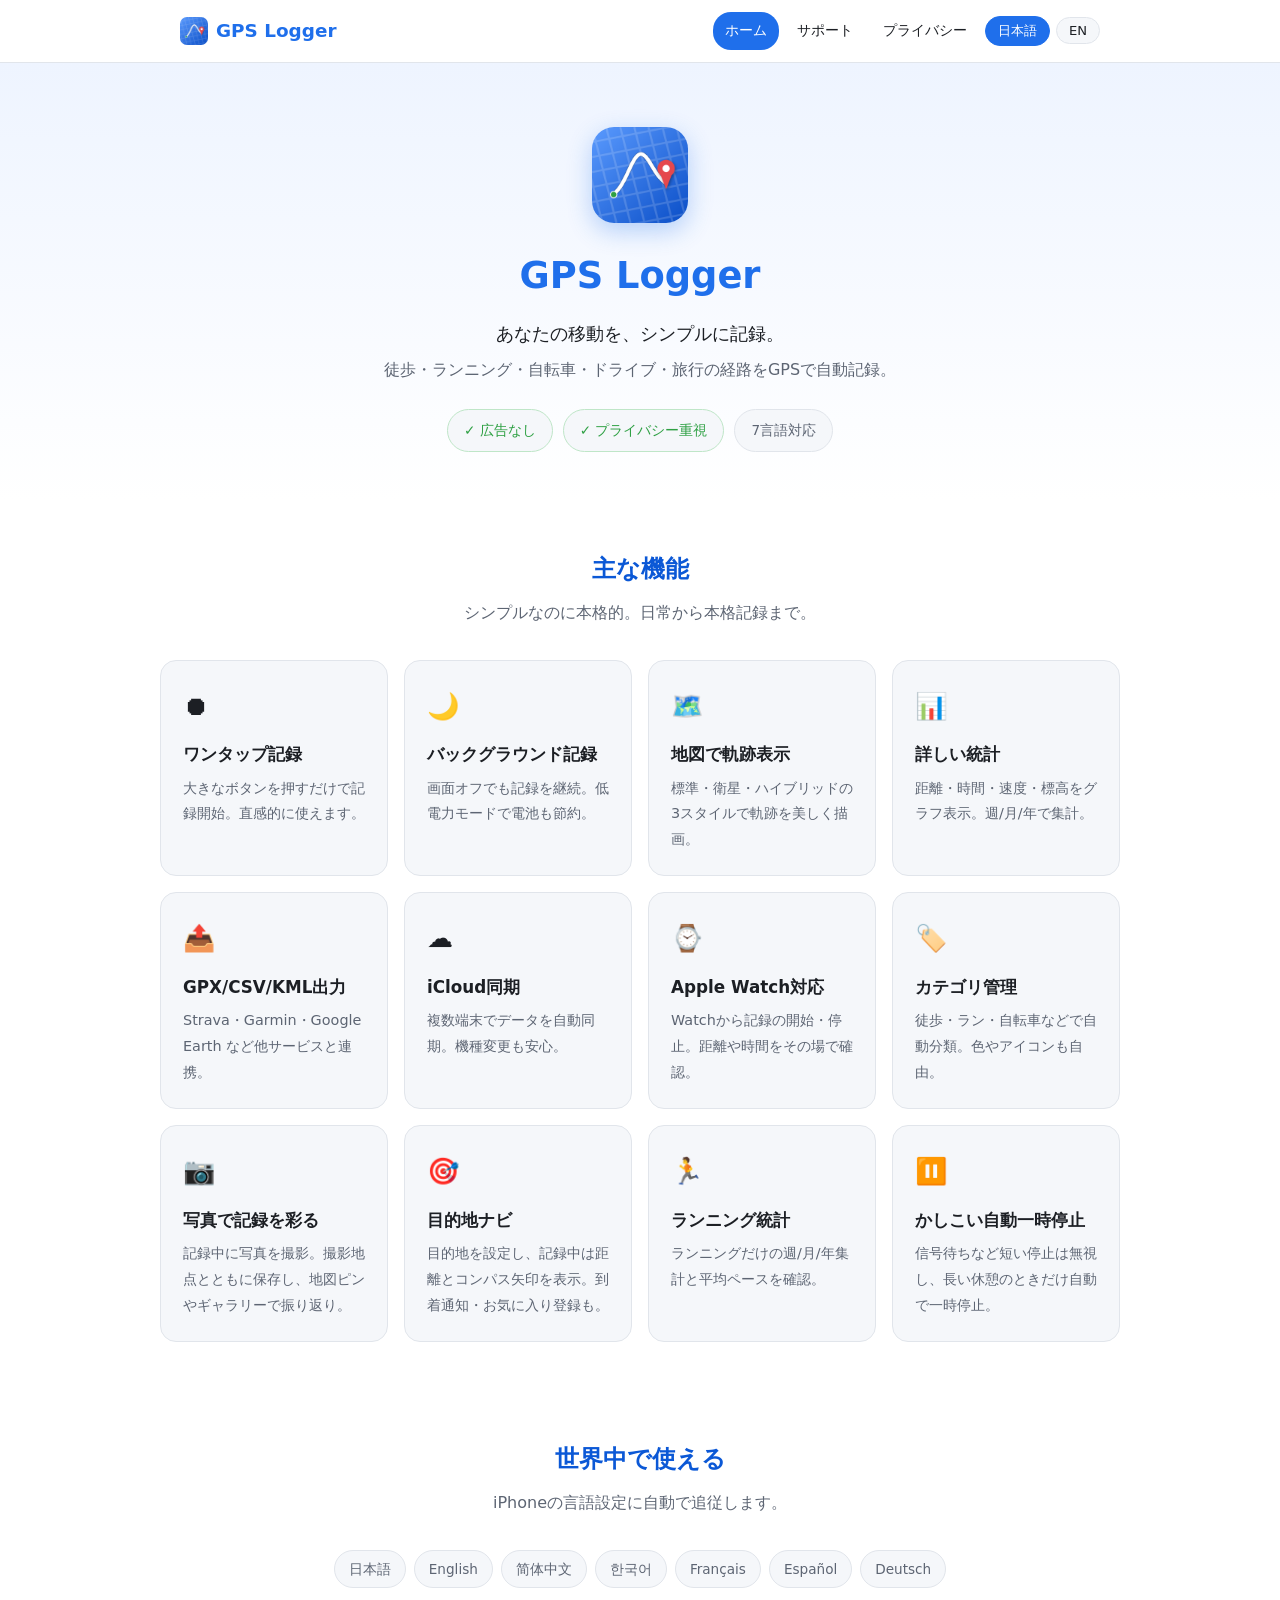
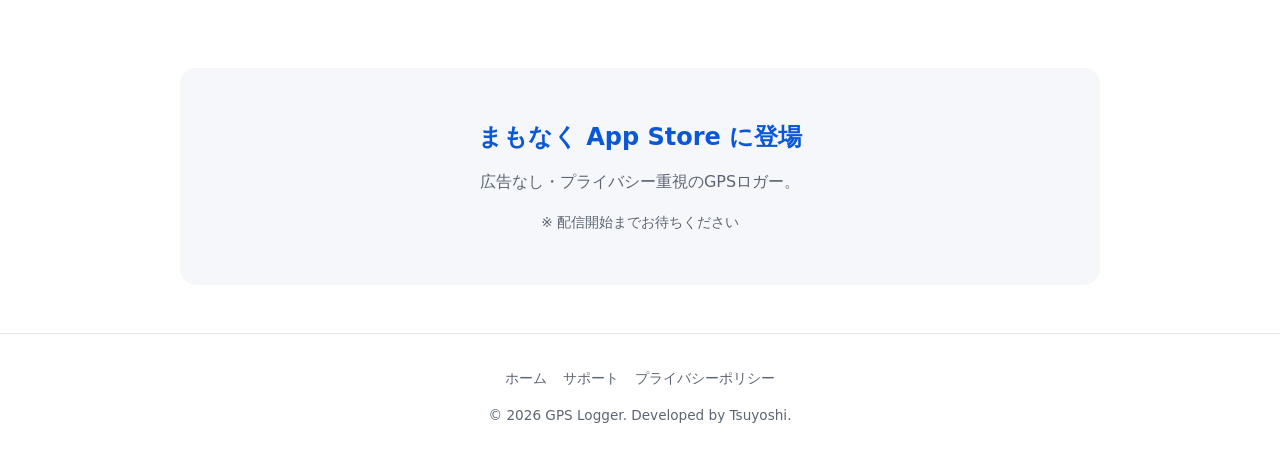
<file: index.html>
<!DOCTYPE html>
<html lang="ja">
<head>
<meta charset="UTF-8">
<meta name="viewport" content="width=device-width, initial-scale=1.0">
<title>GPS Logger – 広告なしの移動経路ロガー</title>
<meta name="description" content="広告なし・プライバシー重視のシンプルなGPSロガー。ワンタップで移動経路を記録し、地図で軌跡を確認。GPX/CSV/KMLエクスポート、iCloud同期、Apple Watch対応。">
<link rel="stylesheet" href="style.css">
</head>
<body>

<!-- ナビ -->
<nav class="nav">
  <div class="nav-inner">
    <a class="brand" href="index.html"><img class="logo" src="app-icon.png" alt="">GPS Logger</a>
    <div class="nav-links">
      <a href="index.html" class="active" data-ja="ホーム" data-en="Home">ホーム</a>
      <a href="support.html" data-ja="サポート" data-en="Support">サポート</a>
      <a href="privacy-policy.html" data-ja="プライバシー" data-en="Privacy">プライバシー</a>
      <button class="lang-btn active" id="b-ja" onclick="setLang('ja')">日本語</button>
      <button class="lang-btn" id="b-en" onclick="setLang('en')">EN</button>
    </div>
  </div>
</nav>

<!-- ヒーロー -->
<header class="hero">
  <img class="app-icon" src="app-icon.png" alt="GPS Logger">

  <h1>GPS Logger</h1>
  <p class="tagline"
     data-ja="あなたの移動を、シンプルに記録。"
     data-en="Record your journeys, simply.">あなたの移動を、シンプルに記録。</p>
  <p class="sub"
     data-ja="徒歩・ランニング・自転車・ドライブ・旅行の経路をGPSで自動記録。"
     data-en="Auto-record walking, running, cycling, driving & travel routes by GPS.">
     徒歩・ランニング・自転車・ドライブ・旅行の経路をGPSで自動記録。</p>
  <div class="badges">
    <span class="badge green" data-ja="✓ 広告なし" data-en="✓ No Ads">✓ 広告なし</span>
    <span class="badge green" data-ja="✓ プライバシー重視" data-en="✓ Privacy-first">✓ プライバシー重視</span>
    <span class="badge" data-ja="7言語対応" data-en="7 Languages">7言語対応</span>
  </div>
</header>

<!-- 機能 -->
<section class="section wrap">
  <h2 class="sec-title" data-ja="主な機能" data-en="Features">主な機能</h2>
  <p class="sec-lead"
     data-ja="シンプルなのに本格的。日常から本格記録まで。"
     data-en="Simple yet powerful — from daily walks to serious tracking.">
     シンプルなのに本格的。日常から本格記録まで。</p>
  <div class="features">
    <div class="feature"><div class="ico">⏺</div>
      <h3 data-ja="ワンタップ記録" data-en="One-Tap Recording">ワンタップ記録</h3>
      <p data-ja="大きなボタンを押すだけで記録開始。直感的に使えます。"
         data-en="Just press the big button to start. Simple and intuitive.">大きなボタンを押すだけで記録開始。直感的に使えます。</p></div>
    <div class="feature"><div class="ico">🌙</div>
      <h3 data-ja="バックグラウンド記録" data-en="Background Recording">バックグラウンド記録</h3>
      <p data-ja="画面オフでも記録を継続。低電力モードで電池も節約。"
         data-en="Keeps recording with the screen off. Power-saving mode included.">画面オフでも記録を継続。低電力モードで電池も節約。</p></div>
    <div class="feature"><div class="ico">🗺️</div>
      <h3 data-ja="地図で軌跡表示" data-en="Map Visualization">地図で軌跡表示</h3>
      <p data-ja="標準・衛星・ハイブリッドの3スタイルで軌跡を美しく描画。"
         data-en="Beautifully draws routes in Standard, Satellite & Hybrid styles.">標準・衛星・ハイブリッドの3スタイルで軌跡を美しく描画。</p></div>
    <div class="feature"><div class="ico">📊</div>
      <h3 data-ja="詳しい統計" data-en="Statistics">詳しい統計</h3>
      <p data-ja="距離・時間・速度・標高をグラフ表示。週/月/年で集計。"
         data-en="Distance, time, speed & elevation charts. Weekly/monthly/yearly.">距離・時間・速度・標高をグラフ表示。週/月/年で集計。</p></div>
    <div class="feature"><div class="ico">📤</div>
      <h3 data-ja="GPX/CSV/KML出力" data-en="GPX/CSV/KML Export">GPX/CSV/KML出力</h3>
      <p data-ja="Strava・Garmin・Google Earth など他サービスと連携。"
         data-en="Works with Strava, Garmin Connect, Google Earth & more.">Strava・Garmin・Google Earth など他サービスと連携。</p></div>
    <div class="feature"><div class="ico">☁️</div>
      <h3 data-ja="iCloud同期" data-en="iCloud Sync">iCloud同期</h3>
      <p data-ja="複数端末でデータを自動同期。機種変更も安心。"
         data-en="Auto-sync across devices. Switching phones is worry-free.">複数端末でデータを自動同期。機種変更も安心。</p></div>
    <div class="feature"><div class="ico">⌚</div>
      <h3 data-ja="Apple Watch対応" data-en="Apple Watch">Apple Watch対応</h3>
      <p data-ja="Watchから記録の開始・停止。距離や時間をその場で確認。"
         data-en="Start/stop from your wrist and check stats on the go.">Watchから記録の開始・停止。距離や時間をその場で確認。</p></div>
    <div class="feature"><div class="ico">🏷️</div>
      <h3 data-ja="カテゴリ管理" data-en="Categories">カテゴリ管理</h3>
      <p data-ja="徒歩・ラン・自転車などで自動分類。色やアイコンも自由。"
         data-en="Auto-organize by activity. Customize colors & icons.">徒歩・ラン・自転車などで自動分類。色やアイコンも自由。</p></div>
    <div class="feature"><div class="ico">📷</div>
      <h3 data-ja="写真で記録を彩る" data-en="Capture Photos">写真で記録を彩る</h3>
      <p data-ja="記録中に写真を撮影。撮影地点とともに保存し、地図ピンやギャラリーで振り返り。"
         data-en="Take photos while recording. Saved with location and shown as map pins & a gallery.">記録中に写真を撮影。撮影地点とともに保存し、地図ピンやギャラリーで振り返り。</p></div>
    <div class="feature"><div class="ico">🎯</div>
      <h3 data-ja="目的地ナビ" data-en="Destination Guidance">目的地ナビ</h3>
      <p data-ja="目的地を設定し、記録中は距離とコンパス矢印を表示。到着通知・お気に入り登録も。"
         data-en="Set a destination and see distance & a compass arrow while recording. Arrival alerts & favorites.">目的地を設定し、記録中は距離とコンパス矢印を表示。到着通知・お気に入り登録も。</p></div>
    <div class="feature"><div class="ico">🏃</div>
      <h3 data-ja="ランニング統計" data-en="Running Stats">ランニング統計</h3>
      <p data-ja="ランニングだけの週/月/年集計と平均ペースを確認。"
         data-en="Weekly/monthly/yearly summaries and average pace for running.">ランニングだけの週/月/年集計と平均ペースを確認。</p></div>
    <div class="feature"><div class="ico">⏸️</div>
      <h3 data-ja="かしこい自動一時停止" data-en="Smart Auto-Pause">かしこい自動一時停止</h3>
      <p data-ja="信号待ちなど短い停止は無視し、長い休憩のときだけ自動で一時停止。"
         data-en="Ignores brief stops like traffic lights, pausing only for longer breaks.">信号待ちなど短い停止は無視し、長い休憩のときだけ自動で一時停止。</p></div>
  </div>
</section>

<!-- 言語 -->
<section class="section wrap" style="text-align:center;">
  <h2 class="sec-title" data-ja="世界中で使える" data-en="Works Worldwide">世界中で使える</h2>
  <p class="sec-lead"
     data-ja="iPhoneの言語設定に自動で追従します。"
     data-en="Automatically follows your iPhone's language setting.">iPhoneの言語設定に自動で追従します。</p>
  <div class="langs">
    <span class="lang-chip">日本語</span>
    <span class="lang-chip">English</span>
    <span class="lang-chip">简体中文</span>
    <span class="lang-chip">한국어</span>
    <span class="lang-chip">Français</span>
    <span class="lang-chip">Español</span>
    <span class="lang-chip">Deutsch</span>
  </div>
</section>

<!-- CTA -->
<div class="wrap">
  <div class="cta">
    <h2 class="sec-title" data-ja="まもなく App Store に登場" data-en="Coming soon to the App Store">まもなく App Store に登場</h2>
    <p class="sec-lead" style="margin-bottom:0;"
       data-ja="広告なし・プライバシー重視のGPSロガー。"
       data-en="An ad-free, privacy-first GPS logger.">広告なし・プライバシー重視のGPSロガー。</p>
    <span class="note-soon" data-ja="※ 配信開始までお待ちください" data-en="* Stay tuned for the release">※ 配信開始までお待ちください</span>
  </div>
</div>

<!-- フッター -->
<footer>
  <div class="flinks">
    <a href="index.html" data-ja="ホーム" data-en="Home">ホーム</a>
    <a href="support.html" data-ja="サポート" data-en="Support">サポート</a>
    <a href="privacy-policy.html" data-ja="プライバシーポリシー" data-en="Privacy Policy">プライバシーポリシー</a>
  </div>
  <p>&copy; 2026 GPS Logger. Developed by Tsuyoshi.</p>
</footer>

<script src="lang.js"></script>
</body>
</html>
</file>
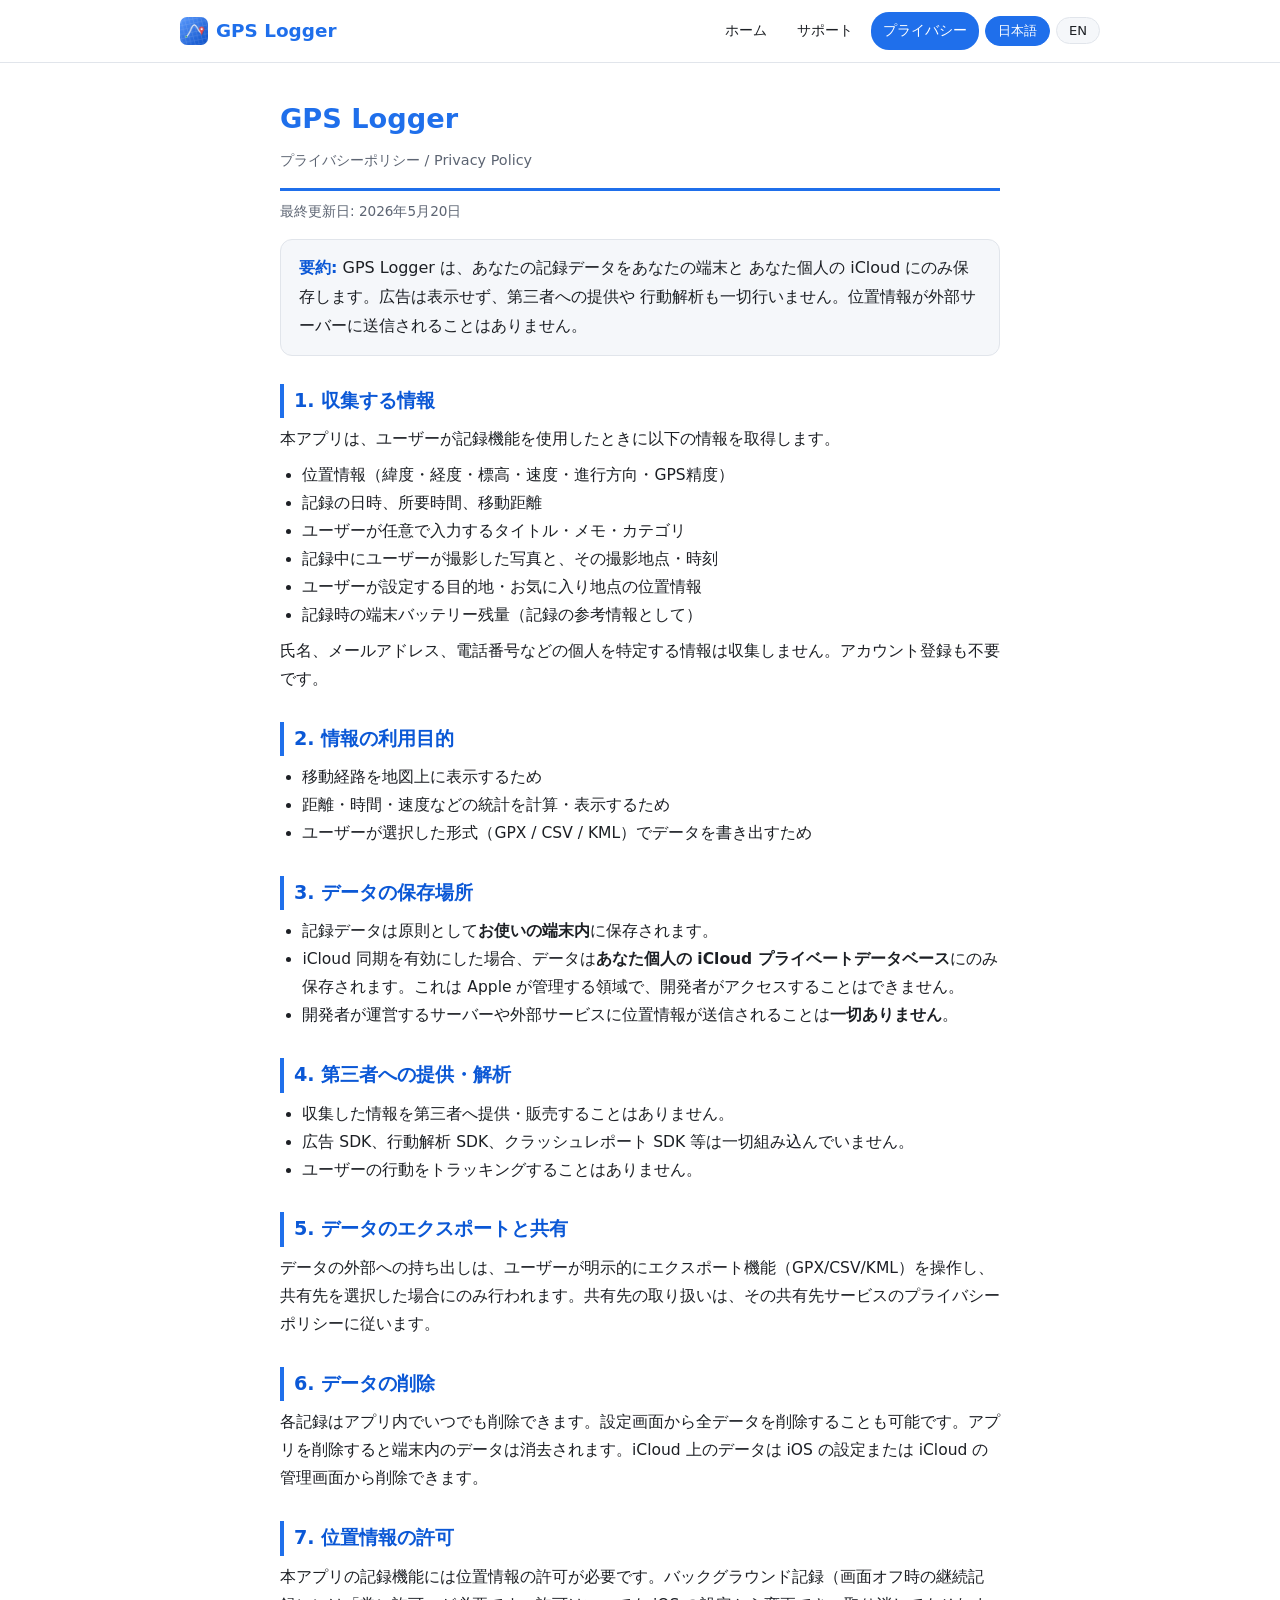
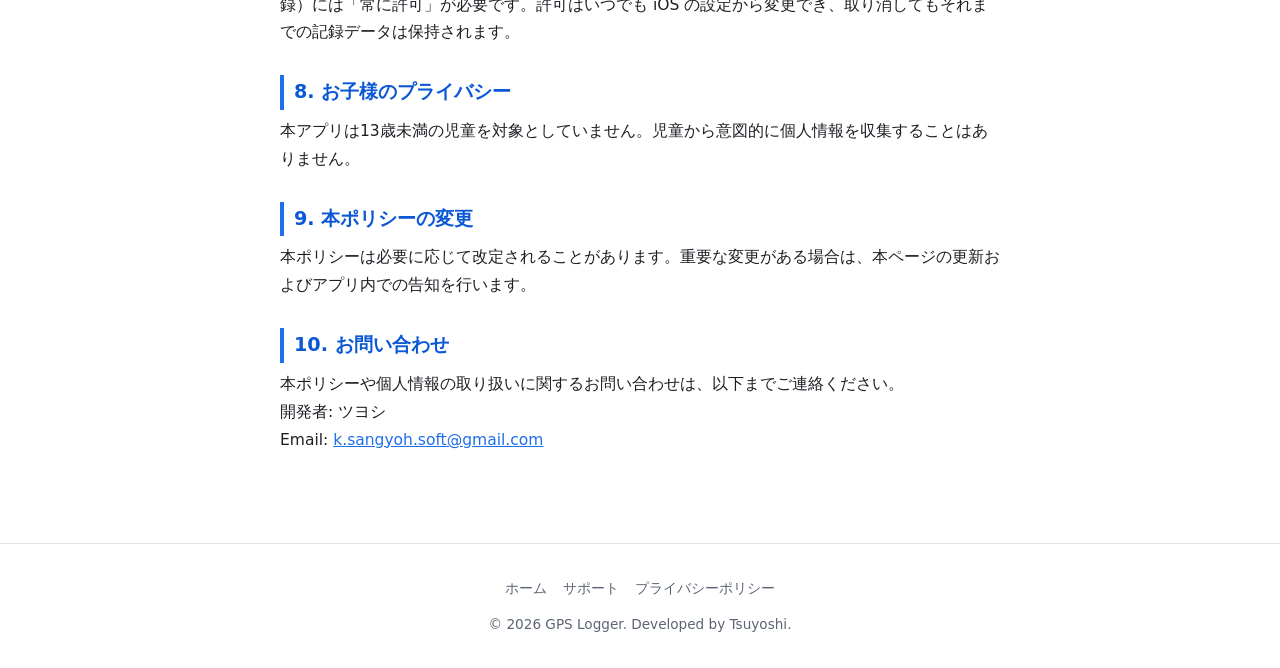
<file: privacy-policy.html>
<!DOCTYPE html>
<html lang="ja">
<head>
<meta charset="UTF-8">
<meta name="viewport" content="width=device-width, initial-scale=1.0">
<title>GPS Logger – プライバシーポリシー / Privacy Policy</title>
<meta name="description" content="GPS Logger のプライバシーポリシー。位置情報の扱い・データの保存場所・第三者提供の有無を明記。">
<link rel="stylesheet" href="style.css">
</head>
<body>

<nav class="nav">
  <div class="nav-inner">
    <a class="brand" href="index.html"><img class="logo" src="app-icon.png" alt="">GPS Logger</a>
    <div class="nav-links">
      <a href="index.html" data-ja="ホーム" data-en="Home">ホーム</a>
      <a href="support.html" data-ja="サポート" data-en="Support">サポート</a>
      <a href="privacy-policy.html" class="active" data-ja="プライバシー" data-en="Privacy">プライバシー</a>
      <button class="lang-btn active" id="b-ja" onclick="setLang('ja')">日本語</button>
      <button class="lang-btn" id="b-en" onclick="setLang('en')">EN</button>
    </div>
  </div>
</nav>

<div class="wrap" style="padding-top:32px; padding-bottom:40px; max-width:760px;">
  <h1 style="color:var(--brand); font-size:1.7rem; margin-bottom:4px;">GPS Logger</h1>
  <p style="color:var(--sub); font-size:.9rem;">プライバシーポリシー / Privacy Policy</p>
  <hr style="border:none; border-top:3px solid var(--brand); margin:14px 0 8px;">

  <!-- 日本語 -->
  <section id="ja" class="doc-body">
    <p style="color:var(--sub); font-size:.85rem;">最終更新日: 2026年5月20日</p>
    <div class="highlight">
      <strong>要約:</strong> GPS Logger は、あなたの記録データをあなたの端末と
      あなた個人の iCloud にのみ保存します。広告は表示せず、第三者への提供や
      行動解析も一切行いません。位置情報が外部サーバーに送信されることはありません。
    </div>

    <h2 class="doc">1. 収集する情報</h2>
    <p>本アプリは、ユーザーが記録機能を使用したときに以下の情報を取得します。</p>
    <ul>
      <li>位置情報（緯度・経度・標高・速度・進行方向・GPS精度）</li>
      <li>記録の日時、所要時間、移動距離</li>
      <li>ユーザーが任意で入力するタイトル・メモ・カテゴリ</li>
      <li>記録中にユーザーが撮影した写真と、その撮影地点・時刻</li>
      <li>ユーザーが設定する目的地・お気に入り地点の位置情報</li>
      <li>記録時の端末バッテリー残量（記録の参考情報として）</li>
    </ul>
    <p>氏名、メールアドレス、電話番号などの個人を特定する情報は収集しません。アカウント登録も不要です。</p>

    <h2 class="doc">2. 情報の利用目的</h2>
    <ul>
      <li>移動経路を地図上に表示するため</li>
      <li>距離・時間・速度などの統計を計算・表示するため</li>
      <li>ユーザーが選択した形式（GPX / CSV / KML）でデータを書き出すため</li>
    </ul>

    <h2 class="doc">3. データの保存場所</h2>
    <ul>
      <li>記録データは原則として<strong>お使いの端末内</strong>に保存されます。</li>
      <li>iCloud 同期を有効にした場合、データは<strong>あなた個人の iCloud プライベートデータベース</strong>にのみ保存されます。これは Apple が管理する領域で、開発者がアクセスすることはできません。</li>
      <li>開発者が運営するサーバーや外部サービスに位置情報が送信されることは<strong>一切ありません</strong>。</li>
    </ul>

    <h2 class="doc">4. 第三者への提供・解析</h2>
    <ul>
      <li>収集した情報を第三者へ提供・販売することはありません。</li>
      <li>広告 SDK、行動解析 SDK、クラッシュレポート SDK 等は一切組み込んでいません。</li>
      <li>ユーザーの行動をトラッキングすることはありません。</li>
    </ul>

    <h2 class="doc">5. データのエクスポートと共有</h2>
    <p>データの外部への持ち出しは、ユーザーが明示的にエクスポート機能（GPX/CSV/KML）を操作し、共有先を選択した場合にのみ行われます。共有先の取り扱いは、その共有先サービスのプライバシーポリシーに従います。</p>

    <h2 class="doc">6. データの削除</h2>
    <p>各記録はアプリ内でいつでも削除できます。設定画面から全データを削除することも可能です。アプリを削除すると端末内のデータは消去されます。iCloud 上のデータは iOS の設定または iCloud の管理画面から削除できます。</p>

    <h2 class="doc">7. 位置情報の許可</h2>
    <p>本アプリの記録機能には位置情報の許可が必要です。バックグラウンド記録（画面オフ時の継続記録）には「常に許可」が必要です。許可はいつでも iOS の設定から変更でき、取り消してもそれまでの記録データは保持されます。</p>

    <h2 class="doc">8. お子様のプライバシー</h2>
    <p>本アプリは13歳未満の児童を対象としていません。児童から意図的に個人情報を収集することはありません。</p>

    <h2 class="doc">9. 本ポリシーの変更</h2>
    <p>本ポリシーは必要に応じて改定されることがあります。重要な変更がある場合は、本ページの更新およびアプリ内での告知を行います。</p>

    <h2 class="doc">10. お問い合わせ</h2>
    <p>本ポリシーや個人情報の取り扱いに関するお問い合わせは、以下までご連絡ください。</p>
    <p>開発者: ツヨシ<br>Email: <a href="mailto:k.sangyoh.soft@gmail.com">k.sangyoh.soft@gmail.com</a></p>
  </section>

  <!-- English -->
  <section id="en" class="doc-body hidden">
    <p style="color:var(--sub); font-size:.85rem;">Last updated: May 20, 2026</p>
    <div class="highlight">
      <strong>Summary:</strong> GPS Logger stores your recorded data only on your
      device and in your personal iCloud account. It shows no ads, shares nothing
      with third parties, and performs no behavioral analytics. Your location data
      is never sent to any external server.
    </div>

    <h2 class="doc">1. Information We Collect</h2>
    <p>This app collects the following only when you use the recording feature:</p>
    <ul>
      <li>Location data (latitude, longitude, altitude, speed, heading, GPS accuracy)</li>
      <li>Date/time, duration, and distance of each recording</li>
      <li>Title, memo, and category that you optionally enter</li>
      <li>Photos you take while recording, with their capture location and time</li>
      <li>Destination and favorite-place locations that you set</li>
      <li>Device battery level at the time of recording (as reference data)</li>
    </ul>
    <p>We do not collect personally identifiable information such as your name, email, or phone number. No account is required.</p>

    <h2 class="doc">2. How We Use the Information</h2>
    <ul>
      <li>To display your route on a map</li>
      <li>To calculate and show statistics such as distance, time, and speed</li>
      <li>To export your data in the format you choose (GPX / CSV / KML)</li>
    </ul>

    <h2 class="doc">3. Where Your Data Is Stored</h2>
    <ul>
      <li>Your recorded data is stored <strong>on your device</strong> by default.</li>
      <li>If you enable iCloud Sync, data is stored only in <strong>your personal iCloud private database</strong>, an area managed by Apple that the developer cannot access.</li>
      <li>Your location data is <strong>never</strong> sent to any server operated by the developer or any external service.</li>
    </ul>

    <h2 class="doc">4. Third Parties &amp; Analytics</h2>
    <ul>
      <li>We do not provide or sell your information to any third party.</li>
      <li>We do not embed any advertising, analytics, or crash-reporting SDKs.</li>
      <li>We do not track your behavior.</li>
    </ul>

    <h2 class="doc">5. Data Export &amp; Sharing</h2>
    <p>Data leaves the app only when you explicitly use the export feature (GPX/CSV/KML) and select a destination. Handling of shared data is governed by that destination service's privacy policy.</p>

    <h2 class="doc">6. Data Deletion</h2>
    <p>You can delete any recording at any time, and delete all data from settings. Deleting the app removes the data on your device. iCloud data can be removed via iOS Settings or iCloud management.</p>

    <h2 class="doc">7. Location Permission</h2>
    <p>The recording feature requires location permission. Background recording requires the "Always" permission. You can change permissions anytime in iOS Settings; revoking does not delete previously recorded data.</p>

    <h2 class="doc">8. Children's Privacy</h2>
    <p>This app is not directed to children under 13. We do not knowingly collect personal information from children.</p>

    <h2 class="doc">9. Changes to This Policy</h2>
    <p>This policy may be updated as needed. For significant changes, we will update this page and notify users within the app.</p>

    <h2 class="doc">10. Contact</h2>
    <p>For questions about this policy, please contact us:</p>
    <p>Developer: Tsuyoshi<br>Email: <a href="mailto:k.sangyoh.soft@gmail.com">k.sangyoh.soft@gmail.com</a></p>
  </section>
</div>

<footer>
  <div class="flinks">
    <a href="index.html" data-ja="ホーム" data-en="Home">ホーム</a>
    <a href="support.html" data-ja="サポート" data-en="Support">サポート</a>
    <a href="privacy-policy.html" data-ja="プライバシーポリシー" data-en="Privacy Policy">プライバシーポリシー</a>
  </div>
  <p>&copy; 2026 GPS Logger. Developed by Tsuyoshi.</p>
</footer>

<script src="lang.js"></script>
</body>
</html>
</file>
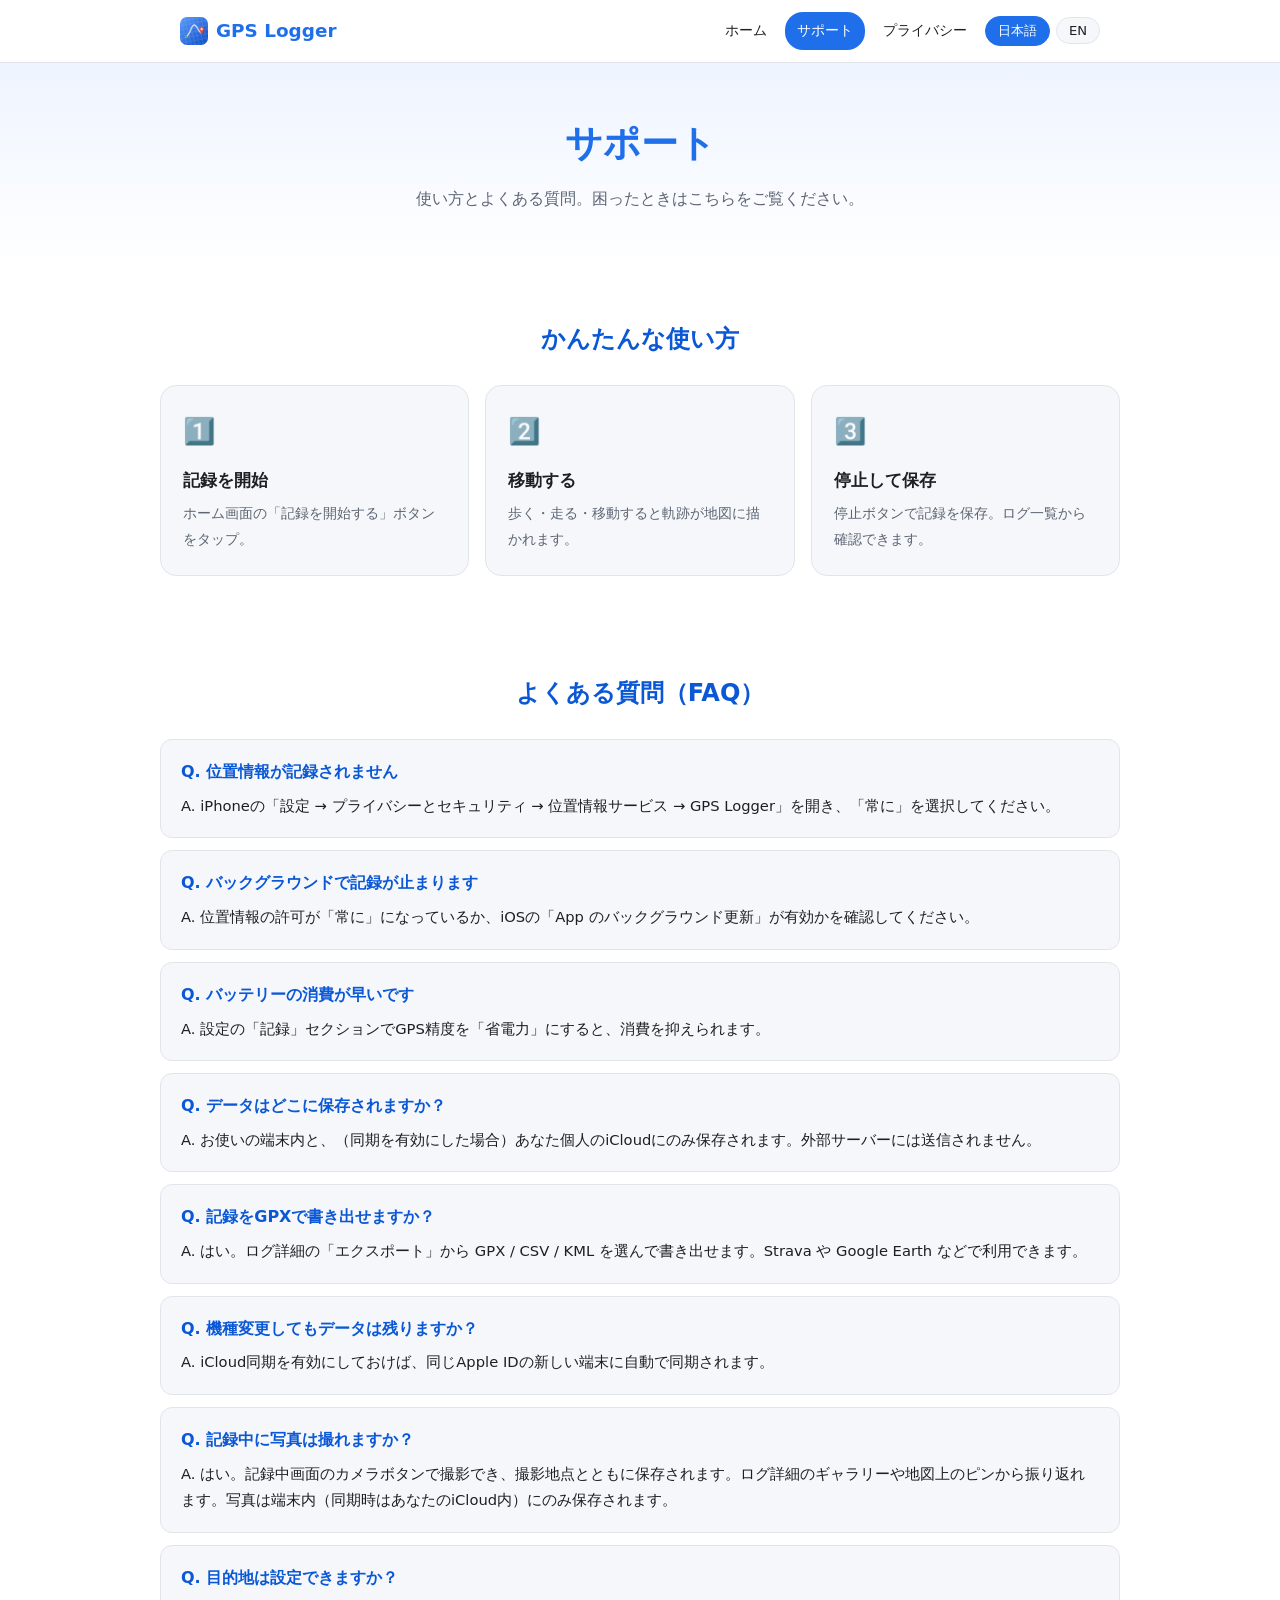
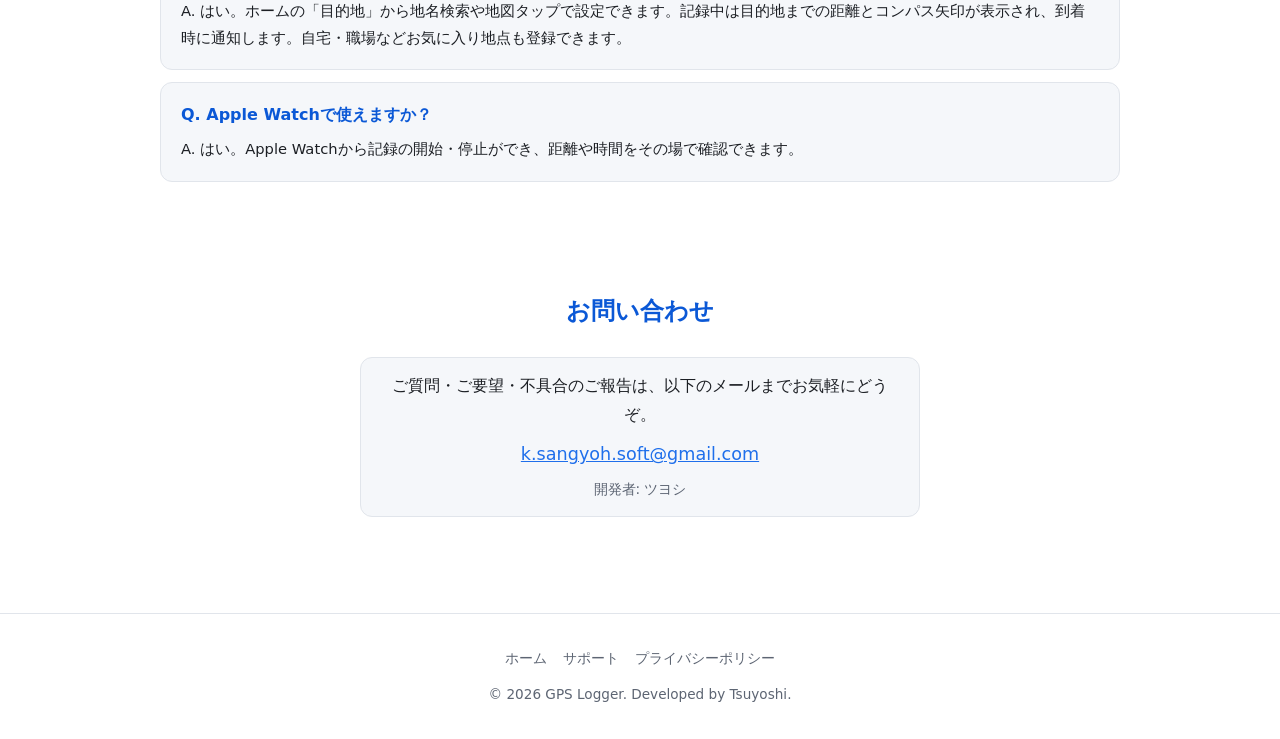
<file: support.html>
<!DOCTYPE html>
<html lang="ja">
<head>
<meta charset="UTF-8">
<meta name="viewport" content="width=device-width, initial-scale=1.0">
<title>GPS Logger – サポート / Support</title>
<meta name="description" content="GPS Logger のサポートページ。よくある質問（FAQ）、使い方、お問い合わせ先を掲載。">
<link rel="stylesheet" href="style.css">
</head>
<body>

<nav class="nav">
  <div class="nav-inner">
    <a class="brand" href="index.html"><img class="logo" src="app-icon.png" alt="">GPS Logger</a>
    <div class="nav-links">
      <a href="index.html" data-ja="ホーム" data-en="Home">ホーム</a>
      <a href="support.html" class="active" data-ja="サポート" data-en="Support">サポート</a>
      <a href="privacy-policy.html" data-ja="プライバシー" data-en="Privacy">プライバシー</a>
      <button class="lang-btn active" id="b-ja" onclick="setLang('ja')">日本語</button>
      <button class="lang-btn" id="b-en" onclick="setLang('en')">EN</button>
    </div>
  </div>
</nav>

<header class="hero" style="padding:48px 20px 32px;">
  <h1 data-ja="サポート" data-en="Support">サポート</h1>
  <p class="sub"
     data-ja="使い方とよくある質問。困ったときはこちらをご覧ください。"
     data-en="How-to and FAQ. Check here if you need help.">使い方とよくある質問。困ったときはこちらをご覧ください。</p>
</header>

<!-- 使い方 -->
<section class="section wrap">
  <h2 class="sec-title" data-ja="かんたんな使い方" data-en="Quick Start">かんたんな使い方</h2>
  <div class="features" style="margin-top:24px;">
    <div class="feature"><div class="ico">1️⃣</div>
      <h3 data-ja="記録を開始" data-en="Start Recording">記録を開始</h3>
      <p data-ja="ホーム画面の「記録を開始する」ボタンをタップ。"
         data-en="Tap the 'Start Recording' button on the home screen.">ホーム画面の「記録を開始する」ボタンをタップ。</p></div>
    <div class="feature"><div class="ico">2️⃣</div>
      <h3 data-ja="移動する" data-en="Move">移動する</h3>
      <p data-ja="歩く・走る・移動すると軌跡が地図に描かれます。"
         data-en="As you move, your route is drawn on the map in real time.">歩く・走る・移動すると軌跡が地図に描かれます。</p></div>
    <div class="feature"><div class="ico">3️⃣</div>
      <h3 data-ja="停止して保存" data-en="Stop & Save">停止して保存</h3>
      <p data-ja="停止ボタンで記録を保存。ログ一覧から確認できます。"
         data-en="Stop to save. View it anytime in the log list.">停止ボタンで記録を保存。ログ一覧から確認できます。</p></div>
  </div>
</section>

<!-- FAQ -->
<section class="section wrap">
  <h2 class="sec-title" data-ja="よくある質問（FAQ）" data-en="FAQ">よくある質問（FAQ）</h2>
  <div style="margin-top:24px;">

    <div class="faq-item">
      <h3 data-ja="Q. 位置情報が記録されません" data-en="Q. Location is not recording">Q. 位置情報が記録されません</h3>
      <p data-ja="A. iPhoneの「設定 → プライバシーとセキュリティ → 位置情報サービス → GPS Logger」を開き、「常に」を選択してください。"
         data-en="A. Go to iPhone Settings → Privacy & Security → Location Services → GPS Logger, and select 'Always'.">A. iPhoneの「設定 → プライバシーとセキュリティ → 位置情報サービス → GPS Logger」を開き、「常に」を選択してください。</p>
    </div>

    <div class="faq-item">
      <h3 data-ja="Q. バックグラウンドで記録が止まります" data-en="Q. Recording stops in the background">Q. バックグラウンドで記録が止まります</h3>
      <p data-ja="A. 位置情報の許可が「常に」になっているか、iOSの「App のバックグラウンド更新」が有効かを確認してください。"
         data-en="A. Make sure location permission is set to 'Always' and that iOS Background App Refresh is enabled for GPS Logger.">A. 位置情報の許可が「常に」になっているか、iOSの「App のバックグラウンド更新」が有効かを確認してください。</p>
    </div>

    <div class="faq-item">
      <h3 data-ja="Q. バッテリーの消費が早いです" data-en="Q. Battery drains quickly">Q. バッテリーの消費が早いです</h3>
      <p data-ja="A. 設定の「記録」セクションでGPS精度を「省電力」にすると、消費を抑えられます。"
         data-en="A. In Settings → Recording, set GPS Accuracy to 'Power Saving' to reduce battery usage.">A. 設定の「記録」セクションでGPS精度を「省電力」にすると、消費を抑えられます。</p>
    </div>

    <div class="faq-item">
      <h3 data-ja="Q. データはどこに保存されますか？" data-en="Q. Where is my data stored?">Q. データはどこに保存されますか？</h3>
      <p data-ja="A. お使いの端末内と、（同期を有効にした場合）あなた個人のiCloudにのみ保存されます。外部サーバーには送信されません。"
         data-en="A. Only on your device and (if sync is enabled) in your personal iCloud. Nothing is sent to external servers.">A. お使いの端末内と、（同期を有効にした場合）あなた個人のiCloudにのみ保存されます。外部サーバーには送信されません。</p>
    </div>

    <div class="faq-item">
      <h3 data-ja="Q. 記録をGPXで書き出せますか？" data-en="Q. Can I export as GPX?">Q. 記録をGPXで書き出せますか？</h3>
      <p data-ja="A. はい。ログ詳細の「エクスポート」から GPX / CSV / KML を選んで書き出せます。Strava や Google Earth などで利用できます。"
         data-en="A. Yes. From a log's 'Export' menu, choose GPX / CSV / KML. Use them with Strava, Google Earth, and more.">A. はい。ログ詳細の「エクスポート」から GPX / CSV / KML を選んで書き出せます。Strava や Google Earth などで利用できます。</p>
    </div>

    <div class="faq-item">
      <h3 data-ja="Q. 機種変更してもデータは残りますか？" data-en="Q. Will my data survive a device change?">Q. 機種変更してもデータは残りますか？</h3>
      <p data-ja="A. iCloud同期を有効にしておけば、同じApple IDの新しい端末に自動で同期されます。"
         data-en="A. If iCloud Sync is enabled, your data automatically syncs to a new device with the same Apple ID.">A. iCloud同期を有効にしておけば、同じApple IDの新しい端末に自動で同期されます。</p>
    </div>

    <div class="faq-item">
      <h3 data-ja="Q. 記録中に写真は撮れますか？" data-en="Q. Can I take photos while recording?">Q. 記録中に写真は撮れますか？</h3>
      <p data-ja="A. はい。記録中画面のカメラボタンで撮影でき、撮影地点とともに保存されます。ログ詳細のギャラリーや地図上のピンから振り返れます。写真は端末内（同期時はあなたのiCloud内）にのみ保存されます。"
         data-en="A. Yes. Use the camera button on the recording screen. Photos are saved with their location and can be viewed in the log's gallery or as map pins. They are stored only on your device (and your iCloud if sync is on).">A. はい。記録中画面のカメラボタンで撮影でき、撮影地点とともに保存されます。ログ詳細のギャラリーや地図上のピンから振り返れます。</p>
    </div>

    <div class="faq-item">
      <h3 data-ja="Q. 目的地は設定できますか？" data-en="Q. Can I set a destination?">Q. 目的地は設定できますか？</h3>
      <p data-ja="A. はい。ホームの「目的地」から地名検索や地図タップで設定できます。記録中は目的地までの距離とコンパス矢印が表示され、到着時に通知します。自宅・職場などお気に入り地点も登録できます。"
         data-en="A. Yes. Set one from the 'Destination' bar on the home screen via search or by tapping the map. While recording you'll see the distance and a compass arrow, with an arrival notification. You can also save favorite places.">A. はい。ホームの「目的地」から地名検索や地図タップで設定できます。記録中は距離とコンパス矢印が表示され、到着時に通知します。</p>
    </div>

    <div class="faq-item">
      <h3 data-ja="Q. Apple Watchで使えますか？" data-en="Q. Does it work with Apple Watch?">Q. Apple Watchで使えますか？</h3>
      <p data-ja="A. はい。Apple Watchから記録の開始・停止ができ、距離や時間をその場で確認できます。"
         data-en="A. Yes. You can start/stop recording from your Apple Watch and check distance and time on the go.">A. はい。Apple Watchから記録の開始・停止ができ、距離や時間をその場で確認できます。</p>
    </div>

  </div>
</section>

<!-- お問い合わせ -->
<section class="section wrap">
  <h2 class="sec-title" data-ja="お問い合わせ" data-en="Contact">お問い合わせ</h2>
  <div class="highlight" style="text-align:center; max-width:560px; margin:24px auto 0;">
    <p data-ja="ご質問・ご要望・不具合のご報告は、以下のメールまでお気軽にどうぞ。"
       data-en="For questions, requests, or bug reports, feel free to email us.">ご質問・ご要望・不具合のご報告は、以下のメールまでお気軽にどうぞ。</p>
    <p style="margin-top:10px; font-size:1.1rem;">
      <a href="mailto:k.sangyoh.soft@gmail.com">k.sangyoh.soft@gmail.com</a>
    </p>
    <p style="margin-top:6px; color:var(--sub); font-size:.85rem;"
       data-ja="開発者: ツヨシ" data-en="Developer: Tsuyoshi">開発者: ツヨシ</p>
  </div>
</section>

<footer>
  <div class="flinks">
    <a href="index.html" data-ja="ホーム" data-en="Home">ホーム</a>
    <a href="support.html" data-ja="サポート" data-en="Support">サポート</a>
    <a href="privacy-policy.html" data-ja="プライバシーポリシー" data-en="Privacy Policy">プライバシーポリシー</a>
  </div>
  <p>&copy; 2026 GPS Logger. Developed by Tsuyoshi.</p>
</footer>

<script src="lang.js"></script>
</body>
</html>
</file>
<file: style.css>
/* GPS Logger 公式サイト 共通スタイル */
:root{
  --brand:#1F6FEB; --dark:#0B58D6; --accent:#2EA043;
  --warn:#F59F00; --danger:#E5484D;
  --text:#1c1f24; --sub:#5d6573;
  --bg:#ffffff; --card:#f5f7fa; --border:#e1e5eb;
  --radius:16px;
}
*{box-sizing:border-box; margin:0; padding:0;}
html{scroll-behavior:smooth;}
body{
  font-family:-apple-system,"Hiragino Kaku Gothic ProN","Yu Gothic",
              "Meiryo",system-ui,sans-serif;
  color:var(--text); background:var(--bg); line-height:1.8;
}

/* ── ヘッダー / ナビ ── */
.nav{
  position:sticky; top:0; z-index:50;
  background:rgba(255,255,255,0.92); backdrop-filter:blur(10px);
  border-bottom:1px solid var(--border);
}
.nav-inner{
  max-width:960px; margin:0 auto; padding:12px 20px;
  display:flex; align-items:center; justify-content:space-between; gap:12px;
}
.brand{display:flex; align-items:center; gap:8px; text-decoration:none; color:var(--brand); font-weight:700; font-size:1.15rem;}
.brand .logo{width:28px; height:28px; border-radius:7px; background:linear-gradient(135deg,#1F6FEB,#5B9BFF); display:flex; align-items:center; justify-content:center; color:#fff; font-size:14px;}
.nav-links{display:flex; gap:6px; align-items:center; flex-wrap:wrap;}
.nav-links a{
  text-decoration:none; color:var(--text); font-size:.9rem;
  padding:6px 12px; border-radius:18px;
}
.nav-links a:hover{background:var(--card);}
.nav-links a.active{background:var(--brand); color:#fff;}
.lang-btn{
  border:1px solid var(--border); background:var(--card); color:var(--text);
  padding:5px 12px; border-radius:18px; cursor:pointer; font-size:.82rem; font-family:inherit;
}
.lang-btn.active{background:var(--brand); color:#fff; border-color:var(--brand);}

/* ── コンテナ ── */
.wrap{max-width:960px; margin:0 auto; padding:0 20px;}
.section{padding:48px 0;}

/* ── ヒーロー ── */
.hero{
  text-align:center; padding:64px 20px 48px;
  background:linear-gradient(180deg,#eef4ff 0%, #ffffff 100%);
}
.hero .app-icon{
  width:96px; height:96px; border-radius:22px; margin:0 auto 20px;
  background:linear-gradient(135deg,#1F6FEB,#5B9BFF);
  display:flex; align-items:center; justify-content:center;
  font-size:46px; box-shadow:0 8px 24px rgba(31,111,235,.3);
}
.hero h1{font-size:2.3rem; color:var(--brand); margin-bottom:8px;}
.hero .tagline{font-size:1.15rem; color:var(--text); margin-bottom:6px;}
.hero .sub{color:var(--sub); margin-bottom:24px;}
.badges{display:flex; gap:10px; justify-content:center; flex-wrap:wrap;}
.badge{
  display:inline-flex; align-items:center; gap:6px;
  background:var(--card); border:1px solid var(--border);
  padding:8px 16px; border-radius:24px; font-size:.85rem; color:var(--sub);
}
.badge.green{color:var(--accent); border-color:#bfe6c8;}

/* ── 見出し ── */
h2.sec-title{
  font-size:1.5rem; color:var(--dark); text-align:center; margin-bottom:8px;
}
.sec-lead{text-align:center; color:var(--sub); margin-bottom:32px;}

/* ── 機能グリッド ── */
.features{
  display:grid; grid-template-columns:repeat(auto-fit,minmax(220px,1fr)); gap:16px;
}
.feature{
  background:var(--card); border:1px solid var(--border);
  border-radius:var(--radius); padding:22px;
}
.feature .ico{font-size:26px; margin-bottom:10px;}
.feature h3{font-size:1.05rem; margin-bottom:6px; color:var(--text);}
.feature p{font-size:.9rem; color:var(--sub);}

/* ── 言語チップ ── */
.langs{display:flex; gap:8px; justify-content:center; flex-wrap:wrap; margin-top:16px;}
.lang-chip{
  background:var(--card); border:1px solid var(--border);
  padding:6px 14px; border-radius:20px; font-size:.85rem; color:var(--sub);
}

/* ── CTA ── */
.cta{text-align:center; padding:48px 20px; background:var(--card); border-radius:var(--radius); margin:32px 0;}
.btn{
  display:inline-block; background:var(--brand); color:#fff; text-decoration:none;
  padding:14px 32px; border-radius:28px; font-weight:600; margin-top:12px;
}
.btn:hover{background:var(--dark);}
.note-soon{display:inline-block; margin-top:14px; color:var(--sub); font-size:.85rem;}

/* ── FAQ ── */
.faq-item{
  background:var(--card); border:1px solid var(--border);
  border-radius:12px; padding:18px 20px; margin-bottom:12px;
}
.faq-item h3{font-size:1rem; color:var(--dark); margin-bottom:6px;}
.faq-item p{font-size:.92rem; color:var(--text);}

/* ── 汎用 ── */
.highlight{
  background:var(--card); border:1px solid var(--border);
  border-radius:12px; padding:14px 18px; margin:16px 0;
}
.highlight strong{color:var(--dark);}
h2.doc{color:var(--dark); font-size:1.2rem; margin:28px 0 8px;
  border-left:4px solid var(--brand); padding-left:10px;}
.doc-body p, .doc-body li{font-size:.97rem;}
.doc-body ul{padding-left:1.4em; margin:8px 0;}
a{color:var(--brand);}

/* ── フッター ── */
footer{
  border-top:1px solid var(--border); margin-top:48px;
  padding:32px 20px; text-align:center; color:var(--sub); font-size:.85rem;
}
footer .flinks{display:flex; gap:16px; justify-content:center; margin-bottom:12px; flex-wrap:wrap;}
footer .flinks a{color:var(--sub); text-decoration:none;}
footer .flinks a:hover{color:var(--brand);}

.hidden{display:none !important;}

/* 実アプリアイコン画像（絵文字から差し替え） */
.hero img.app-icon{ object-fit:cover; display:block; margin:0 auto 20px; }
.brand img.logo{ object-fit:cover; display:block; }

@media (max-width:600px){
  .hero h1{font-size:1.8rem;}
  .nav-links a{padding:5px 9px; font-size:.82rem;}
}
</file>
